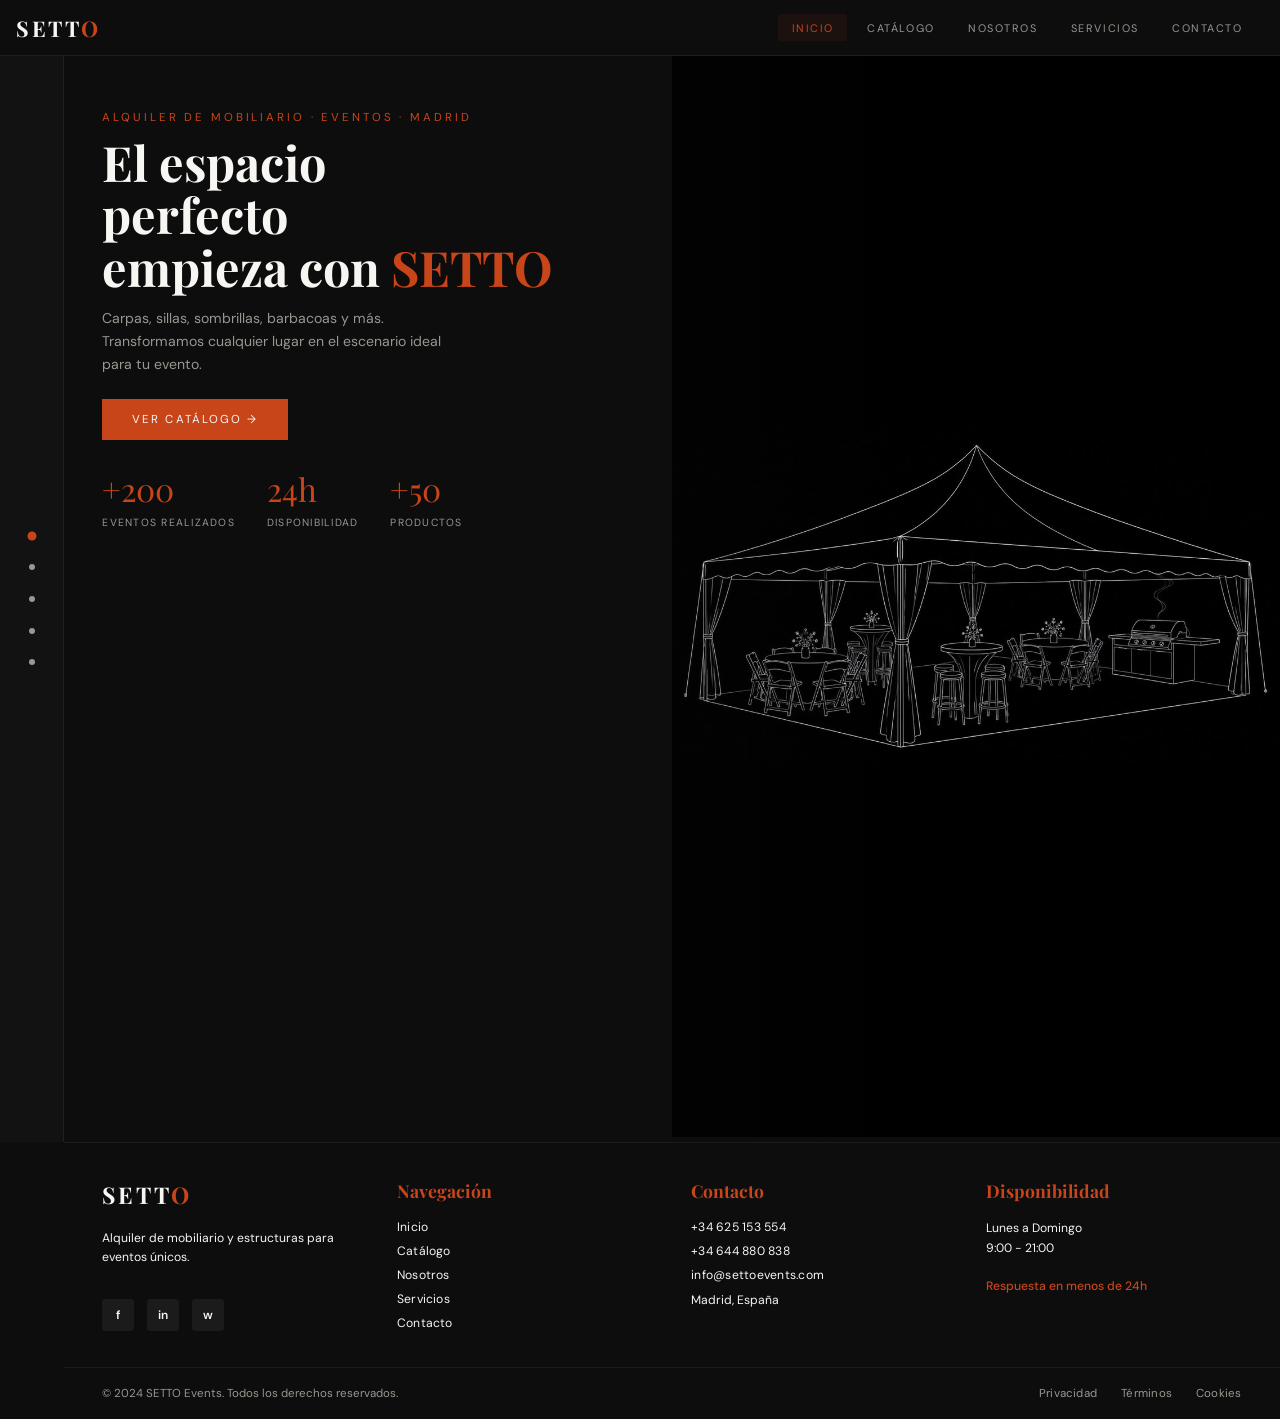
<file: index.html>
<!DOCTYPE html>
<html lang="es">
<head>
  <!-- Google Tag Manager -->
  <script>(function(w,d,s,l,i){w[l]=w[l]||[];w[l].push({'gtm.start':
  new Date().getTime(),event:'gtm.js'});var f=d.getElementsByTagName(s)[0],
  j=d.createElement(s),dl=l!='dataLayer'?'&l='+l:'';j.async=true;j.src=
  'https://www.googletagmanager.com/gtm.js?id='+i+dl;f.parentNode.insertBefore(j,f);
  })(window,document,'script','dataLayer','GTM-MFLM4R39');</script>

  <!-- Google tag (gtag.js) -->
  <script async src="https://www.googletagmanager.com/gtag/js?id=G-QWT3WPNW7Q"></script>
  <script>
    window.dataLayer = window.dataLayer || [];
    function gtag(){dataLayer.push(arguments);}
    gtag('js', new Date());

    gtag('config', 'G-QWT3WPNW7Q');
  </script>
  <!-- End Google Tag Manager -->

  <meta charset="UTF-8" />
  <meta name="viewport" content="width=device-width, initial-scale=1.0, maximum-scale=1.0" />
  <title>SETTO — Mobiliario para Eventos</title>
  <link rel="icon" type="image/png" href="images/logo.png">
  <link href="https://fonts.googleapis.com/css2?family=Playfair+Display:ital,wght@0,400;0,700;1,400&family=DM+Sans:wght@300;400;500&display=swap" rel="stylesheet" />
  <link rel="stylesheet" href="styles.css" />
</head>
<body>
  <!-- Google Tag Manager (noscript) -->
  <noscript><iframe src="https://www.googletagmanager.com/ns.html?id=GTM-MFLM4R39"
  height="0" width="0" style="display:none;visibility:hidden"></iframe></noscript>
  <!-- End Google Tag Manager (noscript) -->

  <div class="shell">
    <header class="topbar">
      <a class="logo" href="/">SETT<span>O</span></a>
      <nav class="topbar-right" aria-label="Navegación principal">
        <a class="tab active" href="/">Inicio</a>
        <a class="tab" href="catalogo.html">Catálogo</a>
        <a class="tab" href="quienes.html">Nosotros</a>
        <a class="tab" href="servicios.html">Servicios</a>
        <a class="tab" href="contacto.html">Contacto</a>
      </nav>
    </header>

    <aside class="sidebar" aria-label="Secciones del sitio">
      <a class="side-dot active" href="/" aria-label="Inicio"></a>
      <a class="side-dot" href="catalogo.html" aria-label="Catálogo"></a>
      <a class="side-dot" href="quienes.html" aria-label="Nosotros"></a>
      <a class="side-dot" href="servicios.html" aria-label="Servicios"></a>
      <a class="side-dot" href="contacto.html" aria-label="Contacto"></a>
    </aside>

    <main class="content">
      <section class="panel active" id="p-inicio">
        <div class="inicio-left">
          <p class="inicio-tag">Alquiler de Mobiliario · Eventos · Madrid</p>
          <h1 class="inicio-title">El espacio<br />perfecto<br />empieza con <em>SETTO</em></h1>
          <p class="inicio-desc">Carpas, sillas, sombrillas, barbacoas y más. Transformamos cualquier lugar en el escenario ideal para tu evento.</p>
          <a class="btn" href="catalogo.html">Ver catálogo →</a>
          <div class="inicio-stats">
            <div class="stat-item">
              <span class="stat-num">+200</span>
              <span class="stat-lbl">Eventos realizados</span>
            </div>
            <div class="stat-item">
              <span class="stat-num">24h</span>
              <span class="stat-lbl">Disponibilidad</span>
            </div>
            <div class="stat-item">
              <span class="stat-num">+50</span>
              <span class="stat-lbl">Productos</span>
            </div>
          </div>
        </div>
        <div class="inicio-right">
          <!-- <img src="https://lh3.googleusercontent.com/d/1FYIi6X37Gi3Uoi7_9sKnmlRNh_rborIX" alt="Evento SETTO" /> -->
          <img src="images/setto_fondo.jpeg" alt="Evento SETTO" />
        </div>
      </section>
    </main>
  </div>

  <footer>
    <div class="footer-content">
      <div class="footer-section footer-brand">
        <div class="footer-logo">SETT<span>O</span></div>
        <p class="footer-tagline">Alquiler de mobiliario y estructuras para eventos únicos.</p>
        <div class="footer-social">
          <a href="https://www.instagram.com/settoevents" aria-label="Instagram" title="Instagram">f</a>
          <a href="https://www.linkedin.com/company/setto-events" aria-label="LinkedIn" title="LinkedIn">in</a>
          <a href="https://wa.me/34625153554" aria-label="WhatsApp" title="WhatsApp">w</a>
        </div>
      </div>

      <div class="footer-section">
        <h3>Navegación</h3>
        <ul>
          <li><a href="/">Inicio</a></li>
          <li><a href="catalogo.html">Catálogo</a></li>
          <li><a href="quienes.html">Nosotros</a></li>
          <li><a href="servicios.html">Servicios</a></li>
          <li><a href="contacto.html">Contacto</a></li>
        </ul>
      </div>

      <div class="footer-section">
        <h3>Contacto</h3>
        <ul>
          <li><a href="tel:+34625153554">+34 625 153 554</a></li>
          <li><a href="tel:+34644880838">+34 644 880 838</a></li>
          <li><a href="mailto:info@settoevents.com">info@settoevents.com</a></li>
          <li><p>Madrid, España</p></li>
        </ul>
      </div>

      <div class="footer-section">
        <h3>Disponibilidad</h3>
        <p>Lunes a Domingo<br>9:00 - 21:00</p>
        <p style="margin-top: 0.5rem; color: var(--terra); font-weight: 500;">Respuesta en menos de 24h</p>
      </div>
    </div>

    <div class="footer-bottom">
      <p>&copy; 2024 SETTO Events. Todos los derechos reservados.</p>
      <nav style="display: flex; gap: 1.5rem;">
        <a href="legal.html#privacidad">Privacidad</a>
        <a href="legal.html#terminos">Términos</a>
        <a href="legal.html#cookies">Cookies</a>
      </nav>
    </div>
  </footer>
</body>
</html>
</file>
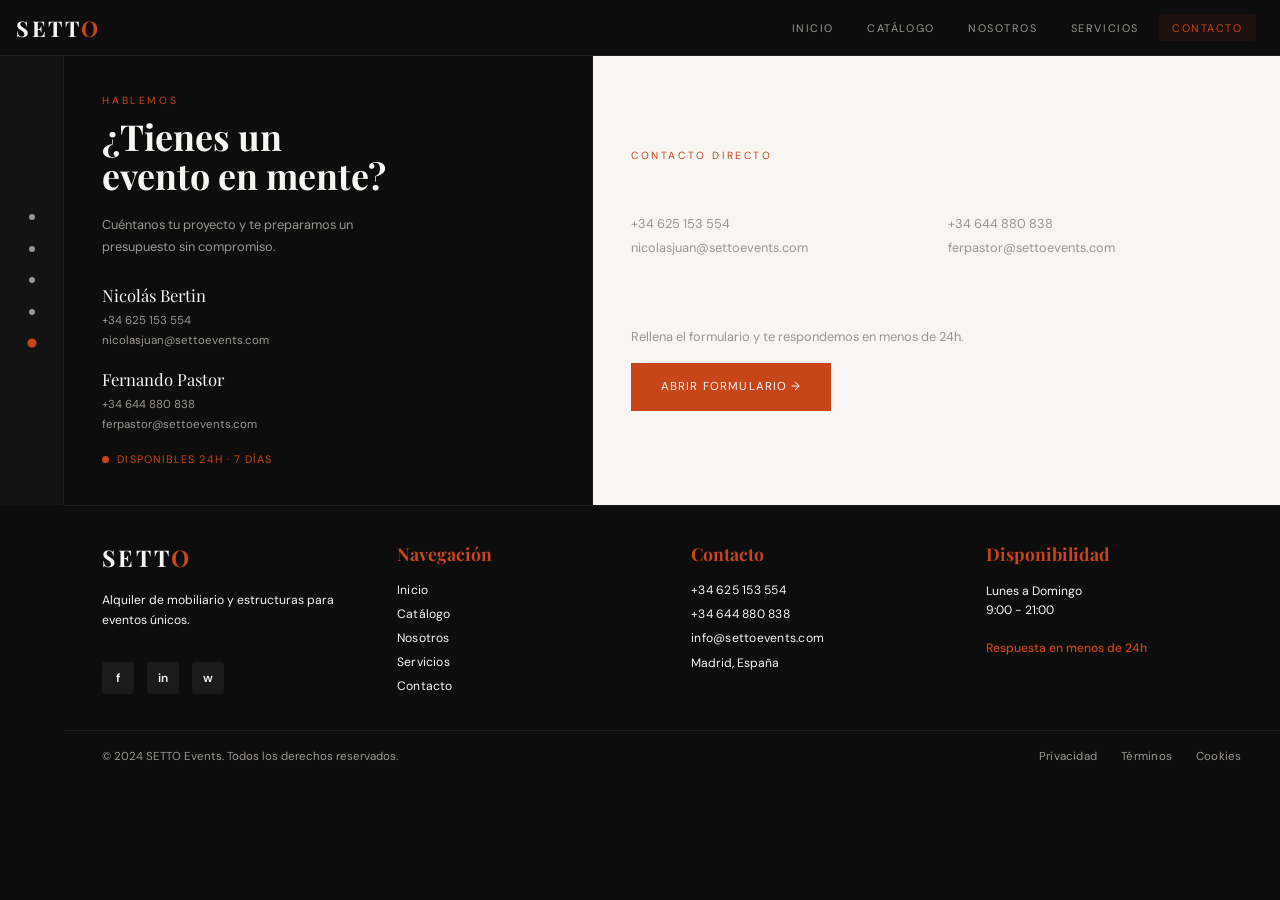
<file: contacto.html>
<!DOCTYPE html>
<html lang="es">
<head>
  <!-- Google Tag Manager -->
  <script>(function(w,d,s,l,i){w[l]=w[l]||[];w[l].push({'gtm.start':
  new Date().getTime(),event:'gtm.js'});var f=d.getElementsByTagName(s)[0],
  j=d.createElement(s),dl=l!='dataLayer'?'&l='+l:'';j.async=true;j.src=
  'https://www.googletagmanager.com/gtm.js?id='+i+dl;f.parentNode.insertBefore(j,f);
  })(window,document,'script','dataLayer','GTM-MFLM4R39');</script>
  <!-- End Google Tag Manager -->
  
  <!-- Google tag (gtag.js) -->
  <script async src="https://www.googletagmanager.com/gtag/js?id=G-QWT3WPNW7Q"></script>
  <script>
    window.dataLayer = window.dataLayer || [];
    function gtag(){dataLayer.push(arguments);}
    gtag('js', new Date());

    gtag('config', 'G-QWT3WPNW7Q');
  </script>

  <meta charset="UTF-8" />
  <meta name="viewport" content="width=device-width, initial-scale=1.0, maximum-scale=1.0" />
  <title>SETTO — Contacto</title>
  <link rel="icon" type="image/png" href="images/logo.png">
  <link href="https://fonts.googleapis.com/css2?family=Playfair+Display:ital,wght@0,400;0,700;1,400&family=DM+Sans:wght@300;400;500&display=swap" rel="stylesheet" />
  <link rel="stylesheet" href="styles.css" />
</head>
<body>
  <!-- Google Tag Manager (noscript) -->
  <noscript><iframe src="https://www.googletagmanager.com/ns.html?id=GTM-MFLM4R39"
  height="0" width="0" style="display:none;visibility:hidden"></iframe></noscript>
  <!-- End Google Tag Manager (noscript) -->
  <div class="shell">
    <header class="topbar">
      <a class="logo" href="index.html">SETT<span>O</span></a>
      <nav class="topbar-right" aria-label="Navegación principal">
        <a class="tab" href="index.html">Inicio</a>
        <a class="tab" href="catalogo.html">Catálogo</a>
        <a class="tab" href="quienes.html">Nosotros</a>
        <a class="tab" href="servicios.html">Servicios</a>
        <a class="tab active" href="contacto.html">Contacto</a>
      </nav>
    </header>

    <aside class="sidebar" aria-label="Secciones del sitio">
      <a class="side-dot" href="index.html" aria-label="Inicio"></a>
      <a class="side-dot" href="catalogo.html" aria-label="Catálogo"></a>
      <a class="side-dot" href="quienes.html" aria-label="Nosotros"></a>
      <a class="side-dot" href="servicios.html" aria-label="Servicios"></a>
      <a class="side-dot active" href="contacto.html" aria-label="Contacto"></a>
    </aside>

    <main class="content">
      <section class="panel active" id="p-contacto">
        <div class="cnt-layout">
          <div class="cnt-left">
            <p class="cnt-label">Hablemos</p>
            <h1 class="cnt-title">¿Tienes un<br />evento en mente?</h1>
            <p class="cnt-tagline">Cuéntanos tu proyecto y te preparamos un presupuesto sin compromiso.</p>
            <div class="cnt-persons">
              <div class="cnt-person">
                <p class="cnt-person-name">Nicolás Bertin</p>
                <p class="cnt-detail">
                  <a href="tel:+34625153554">+34 625 153 554</a><br />
                  <a href="mailto:nicolasjuan@settoevents.com">nicolasjuan@settoevents.com</a>
                </p>
              </div>
              <div class="cnt-person">
                <p class="cnt-person-name">Fernando Pastor</p>
                <p class="cnt-detail">
                  <a href="tel:+34644880838">+34 644 880 838</a><br />
                  <a href="mailto:ferpastor@settoevents.com">ferpastor@settoevents.com</a>
                </p>
              </div>
            </div>
            <div class="cnt-avail">Disponibles 24h · 7 días</div>
          </div>

          <div class="cnt-right">
            <div>
              <p class="cnt-label" style="margin-bottom: 1.2rem;">Contacto directo</p>
              <div class="contact-direct">
                <div>
                  <p class="contact-name">Nicolás Bertin</p>
                  <a class="contact-link" href="tel:+34625153554">+34 625 153 554</a>
                  <a class="contact-link" href="mailto:nicolasjuan@settoevents.com">nicolasjuan@settoevents.com</a>
                </div>
                <div>
                  <p class="contact-name">Fernando Pastor</p>
                  <a class="contact-link" href="tel:+34644880838">+34 644 880 838</a>
                  <a class="contact-link" href="mailto:ferpastor@settoevents.com">ferpastor@settoevents.com</a>
                </div>
              </div>
            </div>

            <div class="contact-divider"></div>

            <div class="contact-form-cta">
              <p class="form-subtitle">Solicita tu presupuesto</p>
              <p class="form-helper">Rellena el formulario y te respondemos en menos de 24h.</p>
              <a class="page-link" href="https://docs.google.com/forms/d/e/1FAIpQLSdVXD2FhQzzlwln0GhbjWjKVPu14T8mZ6KsWLduafFQiCuQ-w/viewform?usp=publish-editor" target="_blank" rel="noopener">Abrir formulario →</a>
            </div>
          </div>
        </div>
      </section>
    </main>
  </div>

  <footer>
    <div class="footer-content">
      <div class="footer-section footer-brand">
        <div class="footer-logo">SETT<span>O</span></div>
        <p class="footer-tagline">Alquiler de mobiliario y estructuras para eventos únicos.</p>
        <div class="footer-social">
          <a href="#" aria-label="Instagram" title="Instagram">f</a>
          <a href="#" aria-label="LinkedIn" title="LinkedIn">in</a>
          <a href="#" aria-label="WhatsApp" title="WhatsApp">w</a>
        </div>
      </div>

      <div class="footer-section">
        <h3>Navegación</h3>
        <ul>
          <li><a href="index.html">Inicio</a></li>
          <li><a href="catalogo.html">Catálogo</a></li>
          <li><a href="quienes.html">Nosotros</a></li>
          <li><a href="servicios.html">Servicios</a></li>
          <li><a href="contacto.html">Contacto</a></li>
        </ul>
      </div>

      <div class="footer-section">
        <h3>Contacto</h3>
        <ul>
          <li><a href="tel:+34625153554">+34 625 153 554</a></li>
          <li><a href="tel:+34644880838">+34 644 880 838</a></li>
          <li><a href="mailto:info@settoevents.com">info@settoevents.com</a></li>
          <li><p>Madrid, España</p></li>
        </ul>
      </div>

      <div class="footer-section">
        <h3>Disponibilidad</h3>
        <p>Lunes a Domingo<br>9:00 - 21:00</p>
        <p style="margin-top: 0.5rem; color: var(--terra); font-weight: 500;">Respuesta en menos de 24h</p>
      </div>
    </div>

    <div class="footer-bottom">
      <p>&copy; 2024 SETTO Events. Todos los derechos reservados.</p>
      <nav style="display: flex; gap: 1.5rem;">
        <a href="legal.html#privacidad">Privacidad</a>
        <a href="legal.html#terminos">Términos</a>
        <a href="legal.html#cookies">Cookies</a>
      </nav>
    </div>
  </footer>
</body>
</html>
</file>
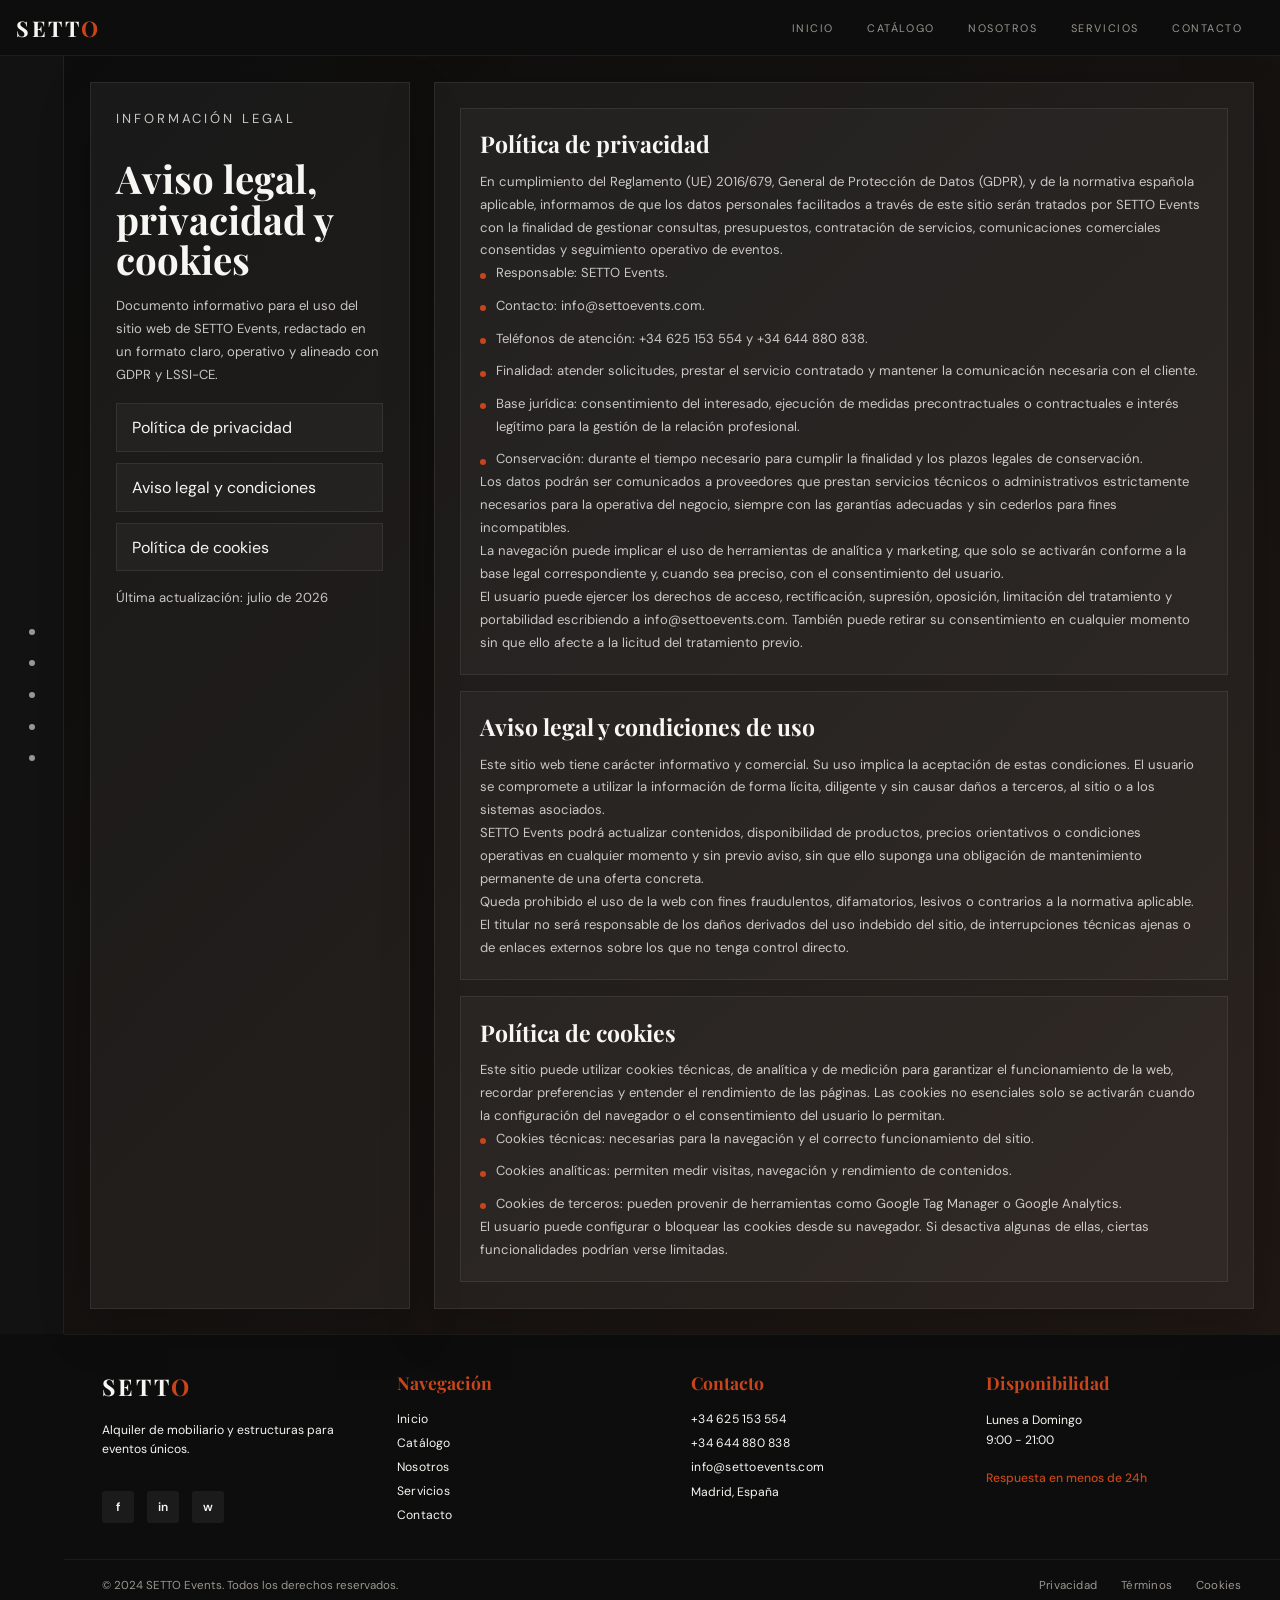
<file: legal.html>
<!DOCTYPE html>
<html lang="es">
<head>
  <!-- Google Tag Manager -->
  <script>(function(w,d,s,l,i){w[l]=w[l]||[];w[l].push({'gtm.start':
  new Date().getTime(),event:'gtm.js'});var f=d.getElementsByTagName(s)[0],
  j=d.createElement(s),dl=l!='dataLayer'?'&l='+l:'';j.async=true;j.src=
  'https://www.googletagmanager.com/gtm.js?id='+i+dl;f.parentNode.insertBefore(j,f);
  })(window,document,'script','dataLayer','GTM-MFLM4R39');</script>
  <!-- End Google Tag Manager -->

  <!-- Google tag (gtag.js) -->
  <script async src="https://www.googletagmanager.com/gtag/js?id=G-QWT3WPNW7Q"></script>
  <script>
    window.dataLayer = window.dataLayer || [];
    function gtag(){dataLayer.push(arguments);}
    gtag('js', new Date());
    gtag('config', 'G-QWT3WPNW7Q');
  </script>

  <meta charset="UTF-8" />
  <meta name="viewport" content="width=device-width, initial-scale=1.0, maximum-scale=1.0" />
  <title>SETTO — Aviso legal y privacidad</title>
  <link href="https://fonts.googleapis.com/css2?family=Playfair+Display:ital,wght@0,400;0,700;1,400&family=DM+Sans:wght@300;400;500&display=swap" rel="stylesheet" />
  <link rel="stylesheet" href="styles.css" />
  <link rel="icon" type="image/png" href="images/logo.png">
</head>
<body>
  <!-- Google Tag Manager (noscript) -->
  <noscript><iframe src="https://www.googletagmanager.com/ns.html?id=GTM-MFLM4R39"
  height="0" width="0" style="display:none;visibility:hidden"></iframe></noscript>
  <!-- End Google Tag Manager (noscript) -->
  <div class="shell">
    <header class="topbar">
      <a class="logo" href="index.html">SETT<span>O</span></a>
      <nav class="topbar-right" aria-label="Navegación principal">
        <a class="tab" href="index.html">Inicio</a>
        <a class="tab" href="catalogo.html">Catálogo</a>
        <a class="tab" href="quienes.html">Nosotros</a>
        <a class="tab" href="servicios.html">Servicios</a>
        <a class="tab" href="contacto.html">Contacto</a>
      </nav>
    </header>

    <aside class="sidebar" aria-label="Secciones del sitio">
      <a class="side-dot" href="index.html" aria-label="Inicio"></a>
      <a class="side-dot" href="catalogo.html" aria-label="Catálogo"></a>
      <a class="side-dot" href="quienes.html" aria-label="Nosotros"></a>
      <a class="side-dot" href="servicios.html" aria-label="Servicios"></a>
      <a class="side-dot" href="contacto.html" aria-label="Contacto"></a>
    </aside>

    <main class="content">
      <section class="legal-page">
        <aside class="legal-aside">
          <p class="product-kicker">Información legal</p>
          <h1>Aviso legal, privacidad y cookies</h1>
          <p>Documento informativo para el uso del sitio web de SETTO Events, redactado en un formato claro, operativo y alineado con GDPR y LSSI-CE.</p>
          <nav class="legal-toc" aria-label="Índice legal">
            <a href="#privacidad">Política de privacidad</a>
            <a href="#terminos">Aviso legal y condiciones</a>
            <a href="#cookies">Política de cookies</a>
          </nav>
          <p class="legal-note">Última actualización: julio de 2026</p>
        </aside>

        <div class="legal-content">
          <article class="legal-section" id="privacidad">
            <h2>Política de privacidad</h2>
            <p>En cumplimiento del Reglamento (UE) 2016/679, General de Protección de Datos (GDPR), y de la normativa española aplicable, informamos de que los datos personales facilitados a través de este sitio serán tratados por SETTO Events con la finalidad de gestionar consultas, presupuestos, contratación de servicios, comunicaciones comerciales consentidas y seguimiento operativo de eventos.</p>
            <ul class="legal-list">
              <li>Responsable: SETTO Events.</li>
              <li>Contacto: info@settoevents.com.</li>
              <li>Teléfonos de atención: +34 625 153 554 y +34 644 880 838.</li>
              <li>Finalidad: atender solicitudes, prestar el servicio contratado y mantener la comunicación necesaria con el cliente.</li>
              <li>Base jurídica: consentimiento del interesado, ejecución de medidas precontractuales o contractuales e interés legítimo para la gestión de la relación profesional.</li>
              <li>Conservación: durante el tiempo necesario para cumplir la finalidad y los plazos legales de conservación.</li>
            </ul>
            <p>Los datos podrán ser comunicados a proveedores que prestan servicios técnicos o administrativos estrictamente necesarios para la operativa del negocio, siempre con las garantías adecuadas y sin cederlos para fines incompatibles.</p>
            <p>La navegación puede implicar el uso de herramientas de analítica y marketing, que solo se activarán conforme a la base legal correspondiente y, cuando sea preciso, con el consentimiento del usuario.</p>
            <p>El usuario puede ejercer los derechos de acceso, rectificación, supresión, oposición, limitación del tratamiento y portabilidad escribiendo a info@settoevents.com. También puede retirar su consentimiento en cualquier momento sin que ello afecte a la licitud del tratamiento previo.</p>
          </article>

          <article class="legal-section" id="terminos">
            <h2>Aviso legal y condiciones de uso</h2>
            <p>Este sitio web tiene carácter informativo y comercial. Su uso implica la aceptación de estas condiciones. El usuario se compromete a utilizar la información de forma lícita, diligente y sin causar daños a terceros, al sitio o a los sistemas asociados.</p>
            <p>SETTO Events podrá actualizar contenidos, disponibilidad de productos, precios orientativos o condiciones operativas en cualquier momento y sin previo aviso, sin que ello suponga una obligación de mantenimiento permanente de una oferta concreta.</p>
            <p>Queda prohibido el uso de la web con fines fraudulentos, difamatorios, lesivos o contrarios a la normativa aplicable. El titular no será responsable de los daños derivados del uso indebido del sitio, de interrupciones técnicas ajenas o de enlaces externos sobre los que no tenga control directo.</p>
          </article>

          <article class="legal-section" id="cookies">
            <h2>Política de cookies</h2>
            <p>Este sitio puede utilizar cookies técnicas, de analítica y de medición para garantizar el funcionamiento de la web, recordar preferencias y entender el rendimiento de las páginas. Las cookies no esenciales solo se activarán cuando la configuración del navegador o el consentimiento del usuario lo permitan.</p>
            <ul class="legal-list">
              <li>Cookies técnicas: necesarias para la navegación y el correcto funcionamiento del sitio.</li>
              <li>Cookies analíticas: permiten medir visitas, navegación y rendimiento de contenidos.</li>
              <li>Cookies de terceros: pueden provenir de herramientas como Google Tag Manager o Google Analytics.</li>
            </ul>
            <p>El usuario puede configurar o bloquear las cookies desde su navegador. Si desactiva algunas de ellas, ciertas funcionalidades podrían verse limitadas.</p>
          </article>
        </div>
      </section>
    </main>
  </div>

  <footer>
    <div class="footer-content">
      <div class="footer-section footer-brand">
        <div class="footer-logo">SETT<span>O</span></div>
        <p class="footer-tagline">Alquiler de mobiliario y estructuras para eventos únicos.</p>
        <div class="footer-social">
          <a href="#" aria-label="Instagram" title="Instagram">f</a>
          <a href="#" aria-label="LinkedIn" title="LinkedIn">in</a>
          <a href="#" aria-label="WhatsApp" title="WhatsApp">w</a>
        </div>
      </div>

      <div class="footer-section">
        <h3>Navegación</h3>
        <ul>
          <li><a href="index.html">Inicio</a></li>
          <li><a href="catalogo.html">Catálogo</a></li>
          <li><a href="quienes.html">Nosotros</a></li>
          <li><a href="servicios.html">Servicios</a></li>
          <li><a href="contacto.html">Contacto</a></li>
        </ul>
      </div>

      <div class="footer-section">
        <h3>Contacto</h3>
        <ul>
          <li><a href="tel:+34625153554">+34 625 153 554</a></li>
          <li><a href="tel:+34644880838">+34 644 880 838</a></li>
          <li><a href="mailto:info@settoevents.com">info@settoevents.com</a></li>
          <li><p>Madrid, España</p></li>
        </ul>
      </div>

      <div class="footer-section">
        <h3>Disponibilidad</h3>
        <p>Lunes a Domingo<br>9:00 - 21:00</p>
        <p style="margin-top: 0.5rem; color: var(--terra); font-weight: 500;">Respuesta en menos de 24h</p>
      </div>
    </div>

    <div class="footer-bottom">
      <p>&copy; 2024 SETTO Events. Todos los derechos reservados.</p>
      <nav style="display: flex; gap: 1.5rem;">
        <a href="legal.html#privacidad">Privacidad</a>
        <a href="legal.html#terminos">Términos</a>
        <a href="legal.html#cookies">Cookies</a>
      </nav>
    </div>
  </footer>
</body>
</html>
</file>
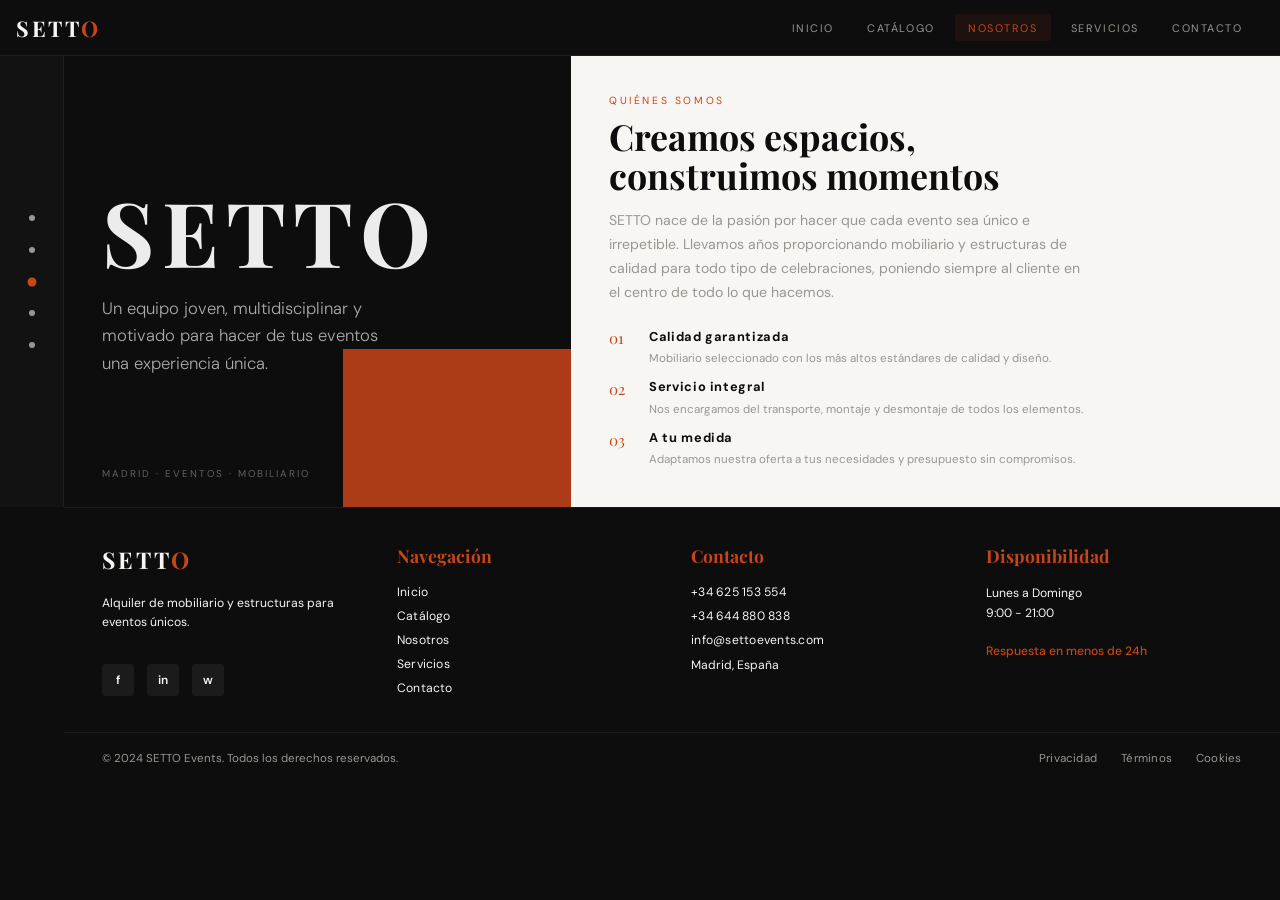
<file: quienes.html>
<!DOCTYPE html>
<html lang="es">
<head>
  <!-- Google Tag Manager -->
  <script>(function(w,d,s,l,i){w[l]=w[l]||[];w[l].push({'gtm.start':
  new Date().getTime(),event:'gtm.js'});var f=d.getElementsByTagName(s)[0],
  j=d.createElement(s),dl=l!='dataLayer'?'&l='+l:'';j.async=true;j.src=
  'https://www.googletagmanager.com/gtm.js?id='+i+dl;f.parentNode.insertBefore(j,f);
  })(window,document,'script','dataLayer','GTM-MFLM4R39');</script>
<!-- End Google Tag Manager -->

  <!-- Google tag (gtag.js) -->
  <script async src="https://www.googletagmanager.com/gtag/js?id=G-QWT3WPNW7Q"></script>
  <script>
    window.dataLayer = window.dataLayer || [];
    function gtag(){dataLayer.push(arguments);}
    gtag('js', new Date());

    gtag('config', 'G-QWT3WPNW7Q');
</script>
  <meta charset="UTF-8" />
  <meta name="viewport" content="width=device-width, initial-scale=1.0, maximum-scale=1.0" />
  <title>SETTO — Nosotros</title>
  <link href="https://fonts.googleapis.com/css2?family=Playfair+Display:ital,wght@0,400;0,700;1,400&family=DM+Sans:wght@300;400;500&display=swap" rel="stylesheet" />
  <link rel="stylesheet" href="styles.css" />
  <link rel="icon" type="image/png" href="images/logo.png">
</head>
<body>
  <!-- Google Tag Manager (noscript) -->
  <noscript><iframe src="https://www.googletagmanager.com/ns.html?id=GTM-MFLM4R39"
  height="0" width="0" style="display:none;visibility:hidden"></iframe></noscript>
  <!-- End Google Tag Manager (noscript) -->
  <div class="shell">
    <header class="topbar">
      <a class="logo" href="index.html">SETT<span>O</span></a>
      <nav class="topbar-right" aria-label="Navegación principal">
        <a class="tab" href="index.html">Inicio</a>
        <a class="tab" href="catalogo.html">Catálogo</a>
        <a class="tab active" href="quienes.html">Nosotros</a>
        <a class="tab" href="servicios.html">Servicios</a>
        <a class="tab" href="contacto.html">Contacto</a>
      </nav>
    </header>

    <aside class="sidebar" aria-label="Secciones del sitio">
      <a class="side-dot" href="index.html" aria-label="Inicio"></a>
      <a class="side-dot" href="catalogo.html" aria-label="Catálogo"></a>
      <a class="side-dot active" href="quienes.html" aria-label="Nosotros"></a>
      <a class="side-dot" href="servicios.html" aria-label="Servicios"></a>
      <a class="side-dot" href="contacto.html" aria-label="Contacto"></a>
    </aside>

    <main class="content">
      <section class="panel active" id="p-quienes">
        <div class="q-layout">
          <div class="q-visual">
            <span class="q-visual-word">SETTO</span>
            <span class="q-visual-tagline">Un equipo joven, multidisciplinar y motivado para hacer de tus eventos una experiencia única.</span>
            <span class="q-visual-label">Madrid · Eventos · Mobiliario</span>
          </div>
          <div class="q-content">
            <p class="q-label">Quiénes somos</p>
            <h1 class="q-title">Creamos espacios,<br />construimos momentos</h1>
            <p class="q-body">SETTO nace de la pasión por hacer que cada evento sea único e irrepetible. Llevamos años proporcionando mobiliario y estructuras de calidad para todo tipo de celebraciones, poniendo siempre al cliente en el centro de todo lo que hacemos.</p>
            <div class="q-values">
              <div class="q-val">
                <span class="q-val-num">01</span>
                <div class="q-val-text">
                  <strong>Calidad garantizada</strong>
                  <span>Mobiliario seleccionado con los más altos estándares de calidad y diseño.</span>
                </div>
              </div>
              <div class="q-val">
                <span class="q-val-num">02</span>
                <div class="q-val-text">
                  <strong>Servicio integral</strong>
                  <span>Nos encargamos del transporte, montaje y desmontaje de todos los elementos.</span>
                </div>
              </div>
              <div class="q-val">
                <span class="q-val-num">03</span>
                <div class="q-val-text">
                  <strong>A tu medida</strong>
                  <span>Adaptamos nuestra oferta a tus necesidades y presupuesto sin compromisos.</span>
                </div>
              </div>
            </div>
          </div>
        </div>
      </section>
    </main>
  </div>

  <footer>
    <div class="footer-content">
      <div class="footer-section footer-brand">
        <div class="footer-logo">SETT<span>O</span></div>
        <p class="footer-tagline">Alquiler de mobiliario y estructuras para eventos únicos.</p>
        <div class="footer-social">
          <a href="#" aria-label="Instagram" title="Instagram">f</a>
          <a href="#" aria-label="LinkedIn" title="LinkedIn">in</a>
          <a href="#" aria-label="WhatsApp" title="WhatsApp">w</a>
        </div>
      </div>

      <div class="footer-section">
        <h3>Navegación</h3>
        <ul>
          <li><a href="index.html">Inicio</a></li>
          <li><a href="catalogo.html">Catálogo</a></li>
          <li><a href="quienes.html">Nosotros</a></li>
          <li><a href="servicios.html">Servicios</a></li>
          <li><a href="contacto.html">Contacto</a></li>
        </ul>
      </div>

      <div class="footer-section">
        <h3>Contacto</h3>
        <ul>
          <li><a href="tel:+34625153554">+34 625 153 554</a></li>
          <li><a href="tel:+34644880838">+34 644 880 838</a></li>
          <li><a href="mailto:info@settoevents.com">info@settoevents.com</a></li>
          <li><p>Madrid, España</p></li>
        </ul>
      </div>

      <div class="footer-section">
        <h3>Disponibilidad</h3>
        <p>Lunes a Domingo<br>9:00 - 21:00</p>
        <p style="margin-top: 0.5rem; color: var(--terra); font-weight: 500;">Respuesta en menos de 24h</p>
      </div>
    </div>

    <div class="footer-bottom">
      <p>&copy; 2024 SETTO Events. Todos los derechos reservados.</p>
      <nav style="display: flex; gap: 1.5rem;">
        <a href="legal.html#privacidad">Privacidad</a>
        <a href="legal.html#terminos">Términos</a>
        <a href="legal.html#cookies">Cookies</a>
      </nav>
    </div>
  </footer>
</body>
</html>
</file>
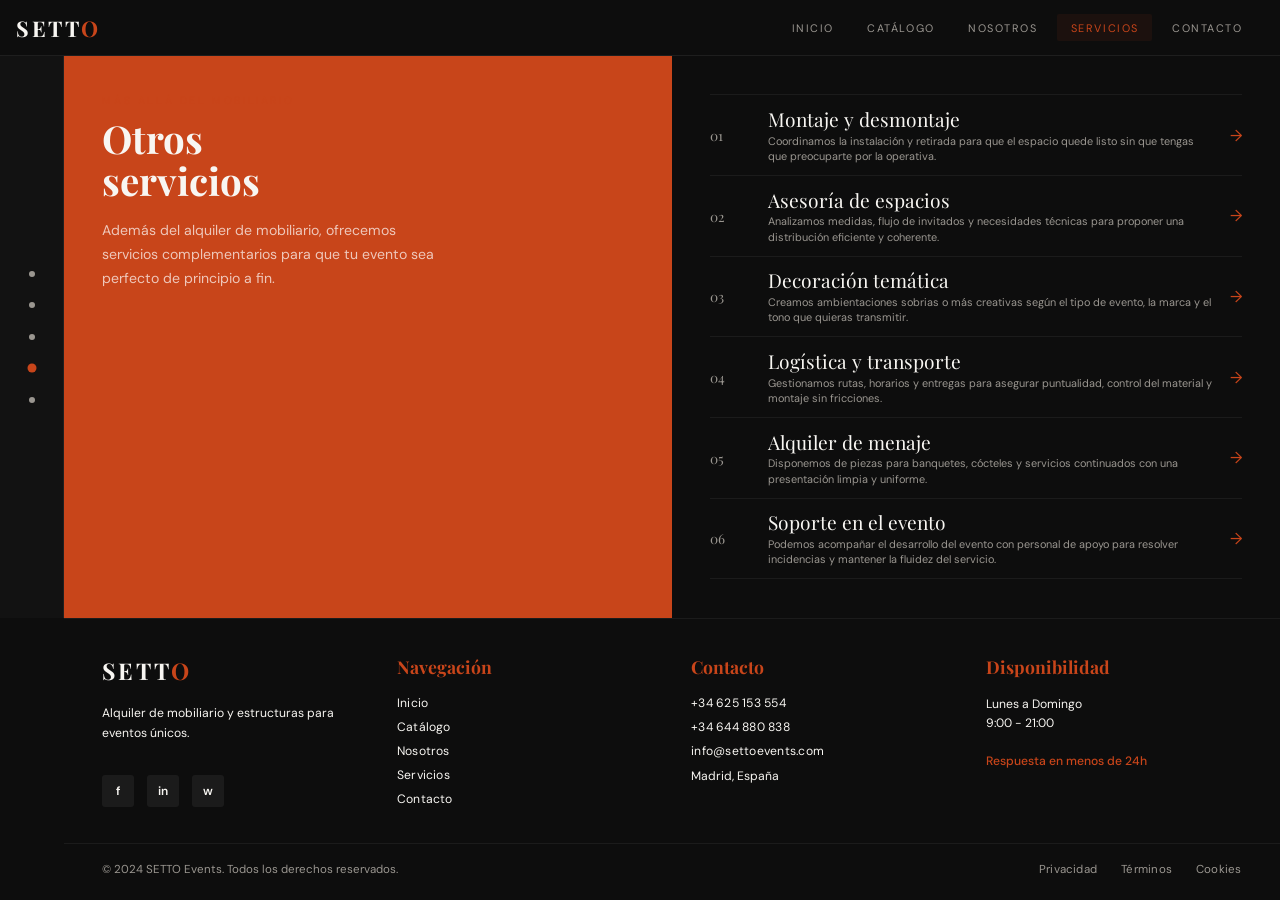
<file: servicios.html>
<!DOCTYPE html>
<html lang="es">
<head>
  <!-- Google Tag Manager -->
  <script>(function(w,d,s,l,i){w[l]=w[l]||[];w[l].push({'gtm.start':
  new Date().getTime(),event:'gtm.js'});var f=d.getElementsByTagName(s)[0],
  j=d.createElement(s),dl=l!='dataLayer'?'&l='+l:'';j.async=true;j.src=
  'https://www.googletagmanager.com/gtm.js?id='+i+dl;f.parentNode.insertBefore(j,f);
  })(window,document,'script','dataLayer','GTM-MFLM4R39');</script>
  <!-- End Google Tag Manager -->

  <!-- Google tag (gtag.js) -->
  <script async src="https://www.googletagmanager.com/gtag/js?id=G-QWT3WPNW7Q"></script>
  <script>
    window.dataLayer = window.dataLayer || [];
    function gtag(){dataLayer.push(arguments);}
    gtag('js', new Date());

    gtag('config', 'G-QWT3WPNW7Q');
  </script>


  <meta charset="UTF-8" />
  <meta name="viewport" content="width=device-width, initial-scale=1.0, maximum-scale=1.0" />
  <title>SETTO — Servicios</title>
  <link href="https://fonts.googleapis.com/css2?family=Playfair+Display:ital,wght@0,400;0,700;1,400&family=DM+Sans:wght@300;400;500&display=swap" rel="stylesheet" />
  <link rel="stylesheet" href="styles.css" />
  <link rel="icon" type="image/png" href="images/logo.png">
</head>
<body>
  <!-- Google Tag Manager (noscript) -->
  <noscript><iframe src="https://www.googletagmanager.com/ns.html?id=GTM-MFLM4R39"
  height="0" width="0" style="display:none;visibility:hidden"></iframe></noscript>
  <!-- End Google Tag Manager (noscript) -->
  <div class="shell">
    <header class="topbar">
      <a class="logo" href="index.html">SETT<span>O</span></a>
      <nav class="topbar-right" aria-label="Navegación principal">
        <a class="tab" href="index.html">Inicio</a>
        <a class="tab" href="catalogo.html">Catálogo</a>
        <a class="tab" href="quienes.html">Nosotros</a>
        <a class="tab active" href="servicios.html">Servicios</a>
        <a class="tab" href="contacto.html">Contacto</a>
      </nav>
    </header>

    <aside class="sidebar" aria-label="Secciones del sitio">
      <a class="side-dot" href="index.html" aria-label="Inicio"></a>
      <a class="side-dot" href="catalogo.html" aria-label="Catálogo"></a>
      <a class="side-dot" href="quienes.html" aria-label="Nosotros"></a>
      <a class="side-dot active" href="servicios.html" aria-label="Servicios"></a>
      <a class="side-dot" href="contacto.html" aria-label="Contacto"></a>
    </aside>

    <main class="content">
      <section class="panel active" id="p-servicios">
        <div class="srv-layout">
          <div class="srv-left">
            <p class="srv-left-label">Más allá del mobiliario</p>
            <h1 class="srv-left-title">Otros<br />servicios</h1>
            <p class="srv-left-body">Además del alquiler de mobiliario, ofrecemos servicios complementarios para que tu evento sea perfecto de principio a fin.</p>
          </div>
          <div class="srv-right">
            <div class="srv-row">
              <span class="srv-num">01</span>
              <div>
                <div class="srv-name">Montaje y desmontaje</div>
                <div class="srv-desc">Coordinamos la instalación y retirada para que el espacio quede listo sin que tengas que preocuparte por la operativa.</div>
              </div>
              <span class="srv-arr">→</span>
            </div>
            <div class="srv-row">
              <span class="srv-num">02</span>
              <div>
                <div class="srv-name">Asesoría de espacios</div>
                <div class="srv-desc">Analizamos medidas, flujo de invitados y necesidades técnicas para proponer una distribución eficiente y coherente.</div>
              </div>
              <span class="srv-arr">→</span>
            </div>
            <div class="srv-row">
              <span class="srv-num">03</span>
              <div>
                <div class="srv-name">Decoración temática</div>
                <div class="srv-desc">Creamos ambientaciones sobrias o más creativas según el tipo de evento, la marca y el tono que quieras transmitir.</div>
              </div>
              <span class="srv-arr">→</span>
            </div>
            <div class="srv-row">
              <span class="srv-num">04</span>
              <div>
                <div class="srv-name">Logística y transporte</div>
                <div class="srv-desc">Gestionamos rutas, horarios y entregas para asegurar puntualidad, control del material y montaje sin fricciones.</div>
              </div>
              <span class="srv-arr">→</span>
            </div>
            <div class="srv-row">
              <span class="srv-num">05</span>
              <div>
                <div class="srv-name">Alquiler de menaje</div>
                <div class="srv-desc">Disponemos de piezas para banquetes, cócteles y servicios continuados con una presentación limpia y uniforme.</div>
              </div>
              <span class="srv-arr">→</span>
            </div>
            <div class="srv-row">
              <span class="srv-num">06</span>
              <div>
                <div class="srv-name">Soporte en el evento</div>
                <div class="srv-desc">Podemos acompañar el desarrollo del evento con personal de apoyo para resolver incidencias y mantener la fluidez del servicio.</div>
              </div>
              <span class="srv-arr">→</span>
            </div>
          </div>
        </div>
      </section>
    </main>
  </div>

  <footer>
    <div class="footer-content">
      <div class="footer-section footer-brand">
        <div class="footer-logo">SETT<span>O</span></div>
        <p class="footer-tagline">Alquiler de mobiliario y estructuras para eventos únicos.</p>
        <div class="footer-social">
          <a href="#" aria-label="Instagram" title="Instagram">f</a>
          <a href="#" aria-label="LinkedIn" title="LinkedIn">in</a>
          <a href="#" aria-label="WhatsApp" title="WhatsApp">w</a>
        </div>
      </div>

      <div class="footer-section">
        <h3>Navegación</h3>
        <ul>
          <li><a href="index.html">Inicio</a></li>
          <li><a href="catalogo.html">Catálogo</a></li>
          <li><a href="quienes.html">Nosotros</a></li>
          <li><a href="servicios.html">Servicios</a></li>
          <li><a href="contacto.html">Contacto</a></li>
        </ul>
      </div>

      <div class="footer-section">
        <h3>Contacto</h3>
        <ul>
          <li><a href="tel:+34625153554">+34 625 153 554</a></li>
          <li><a href="tel:+34644880838">+34 644 880 838</a></li>
          <li><a href="mailto:info@settoevents.com">info@settoevents.com</a></li>
          <li><p>Madrid, España</p></li>
        </ul>
      </div>

      <div class="footer-section">
        <h3>Disponibilidad</h3>
        <p>Lunes a Domingo<br>9:00 - 21:00</p>
        <p style="margin-top: 0.5rem; color: var(--terra); font-weight: 500;">Respuesta en menos de 24h</p>
      </div>
    </div>

    <div class="footer-bottom">
      <p>&copy; 2024 SETTO Events. Todos los derechos reservados.</p>
      <nav style="display: flex; gap: 1.5rem;">
        <a href="legal.html#privacidad">Privacidad</a>
        <a href="legal.html#terminos">Términos</a>
        <a href="legal.html#cookies">Cookies</a>
      </nav>
    </div>
  </footer>
</body>
</html>
</file>
<file: styles.css>
:root {
  --negro: #0D0D0D;
  --terra: #C8451A;
  --crema: #F8F6F2;
  --arena: #E8E0D5;
  --piedra: #9A9690;
  --fd: 'Playfair Display', serif;
  --fb: 'DM Sans', sans-serif;
}

*, *::before, *::after { margin: 0; padding: 0; box-sizing: border-box; }

html, body {
  width: 100%;
  min-height: 100%;
  overflow-y: auto;
  overflow-x: hidden;
  font-family: var(--fb);
  background: var(--negro);
  color: var(--crema);
}

a { color: inherit; }

.shell {
  display: grid;
  grid-template-columns: 64px 1fr;
  grid-template-rows: 56px auto;
  width: 100vw;
  min-height: auto;
}

.topbar {
  grid-column: 1 / -1;
  grid-row: 1;
  background: var(--negro);
  border-bottom: 1px solid rgba(255,255,255,0.07);
  display: flex;
  align-items: center;
  justify-content: space-between;
  padding: 0 1.5rem 0 1rem;
  z-index: 10;
}

.logo {
  font-family: var(--fd);
  font-size: 1.35rem;
  font-weight: 700;
  letter-spacing: 0.12em;
  color: var(--crema);
  text-decoration: none;
}

.logo span { color: var(--terra); }

.topbar-right {
  display: flex;
  align-items: center;
  gap: 0.4rem;
}

.tab {
  font-size: 0.68rem;
  letter-spacing: 0.14em;
  text-transform: uppercase;
  color: var(--piedra);
  background: none;
  border: none;
  cursor: pointer;
  padding: 0.4rem 0.85rem;
  border-radius: 2px;
  transition: color 0.2s, background 0.2s;
  font-family: var(--fb);
  text-decoration: none;
}

.tab:hover { color: var(--crema); }
.tab.active { color: var(--terra); background: rgba(200,69,26,0.08); }

.sidebar {
  grid-column: 1;
  grid-row: 2;
  background: rgba(255,255,255,0.02);
  border-right: 1px solid rgba(255,255,255,0.06);
  display: flex;
  flex-direction: column;
  align-items: center;
  justify-content: center;
  gap: 1.6rem;
  padding: 1rem 0;
}

.side-dot {
  width: 6px;
  height: 6px;
  border-radius: 50%;
  background: var(--piedra);
  cursor: pointer;
  transition: background 0.2s, transform 0.2s;
  display: block;
  text-decoration: none;
}

.side-dot.active { background: var(--terra); transform: scale(1.5); }
.side-dot:hover { background: var(--crema); }

.content {
  grid-column: 2;
  grid-row: 2;
  position: relative;
  overflow: visible;
  min-height: auto;
}

.panel {
  position: relative;
  min-height: auto;
  opacity: 1;
  pointer-events: auto;
}

.panel.active {
  opacity: 1;
  pointer-events: auto;
}

#p-inicio {
  display: grid;
  grid-template-columns: 1fr 1fr;
  height: auto;
}

.inicio-left {
  background: var(--negro);
  display: flex;
  flex-direction: column;
  justify-content: flex-start; /* <-- CAMBIA 'center' POR 'flex-start' */
  padding: clamp(3rem, 6vh, 6rem) clamp(1.5rem, 3vw, 3.5rem); /* <-- Añadimos más margen arriba (3rem a 6rem) para que no se pegue al menú superior */
  gap: 0;
}

.inicio-tag {
  font-size: clamp(0.6rem, 0.9vw, 0.72rem);
  letter-spacing: 0.25em;
  text-transform: uppercase;
  color: var(--terra);
  margin-bottom: clamp(0.6rem, 1.2vh, 1.2rem);
  animation: fadeUp 0.5s ease 0.1s both;
}

.inicio-title {
  font-family: var(--fd);
  font-size: clamp(1.8rem, 3.8vw, 4rem);
  line-height: 1.08;
  color: var(--crema);
  margin-bottom: clamp(0.6rem, 1.5vh, 1.5rem);
  animation: fadeUp 0.5s ease 0.2s both;
}

.inicio-title em { color: var(--terra); font-style: normal; }

.inicio-desc {
  color: var(--piedra);
  font-size: clamp(0.78rem, 1.1vw, 0.95rem);
  line-height: 1.65;
  max-width: 340px;
  margin-bottom: clamp(1rem, 2.5vh, 2rem);
  animation: fadeUp 0.5s ease 0.3s both;
}

.btn,
.form-submit,
.page-link {
  display: inline-block;
  background: var(--terra);
  color: var(--crema);
  font-size: 0.72rem;
  letter-spacing: 0.18em;
  text-transform: uppercase;
  padding: 0.75rem 1.8rem;
  border: 1px solid transparent;
  cursor: pointer;
  font-family: var(--fb);
  transition: background 0.2s, color 0.2s, border-color 0.2s;
  animation: fadeUp 0.5s ease 0.4s both;
  align-self: flex-start;
  text-decoration: none;
}

.btn:hover,
.form-submit:hover,
.page-link:hover {
  background: transparent;
  border-color: var(--terra);
  color: var(--terra);
}

.contact-form-cta .page-link {
  min-height: 48px;
  display: inline-flex;
  align-items: center;
  justify-content: center;
  text-align: center;
  line-height: 1.4;
  letter-spacing: 0.1em;
}

.contact-form-cta .page-link:focus-visible {
  outline: 2px solid var(--negro);
  outline-offset: 3px;
}

.inicio-stats {
  display: flex;
  gap: 2rem;
  margin-top: clamp(1.2rem, 3vh, 2.5rem);
  animation: fadeUp 0.5s ease 0.5s both;
}

.stat-num {
  font-family: var(--fd);
  font-size: clamp(1.4rem, 2.5vw, 2.2rem);
  color: var(--terra);
  display: block;
}

.stat-lbl {
  font-size: 0.65rem;
  letter-spacing: 0.12em;
  text-transform: uppercase;
  color: var(--piedra);
}

.inicio-right {
  position: relative;
  overflow: hidden;
}

.inicio-right img {
  width: 100%;
  height: auto;
  object-fit: cover;
  object-position: 40% 55%;
}

.inicio-right::after {
  content: '';
  position: absolute;
  inset: 0;
  background: linear-gradient(to right, rgba(13,13,13,0.18) 0%, transparent 40%);
}

#p-catalogo {
  display: grid;
  grid-template-rows: auto 1fr auto;
  min-height: auto;
  background: var(--crema);
  color: var(--negro);
  overflow-y: auto;
}

.cat-header {
  padding: clamp(0.8rem, 1.5vh, 1.2rem) clamp(1rem, 2vw, 2rem);
  display: flex;
  align-items: center;
  justify-content: space-between;
  border-bottom: 1px solid var(--arena);
  flex-wrap: wrap;
  gap: 0.5rem;
}

.cat-title {
  font-family: var(--fd);
  font-size: clamp(1rem, 2vw, 1.5rem);
  color: var(--negro);
}

.filters {
  display: flex;
  gap: 0.3rem;
  flex-wrap: wrap;
}

.fbtn {
  font-family: var(--fb);
  font-size: 0.62rem;
  letter-spacing: 0.14em;
  text-transform: uppercase;
  color: var(--piedra);
  background: transparent;
  border: 1px solid var(--arena);
  padding: 0.3rem 0.8rem;
  cursor: pointer;
  transition: all 0.2s;
}

.fbtn:hover { border-color: var(--negro); color: var(--negro); }
.fbtn.active { background: var(--negro); color: var(--crema); border-color: var(--negro); }

.cat-grid {
  display: grid;
  grid-template-columns: repeat(5, 1fr);
  gap: 1px;
  background: var(--arena);
  align-content: start;
  grid-auto-rows: max-content;
}

.cat-card {
  background: var(--crema);
  cursor: pointer;
  display: flex;
  flex-direction: column;
  overflow: hidden;
  transition: opacity 0.2s;
  position: relative;
  min-height: 0;
  text-decoration: none;
}

.cat-card.hidden { display: none; }

.cat-card-img {
  overflow: hidden;
  position: relative;
  aspect-ratio: 4 / 5;
  background: var(--arena);
}

.cat-card-img img {
  width: 100%;
  height: 100%;
  object-fit: cover;
  object-position: center;
  transition: transform 0.4s ease;
}

.cat-card:hover .cat-card-img img { transform: scale(1.06); }

.cat-card-overlay {
  position: absolute;
  inset: 0;
  background: rgba(13,13,13,0);
  display: flex;
  align-items: center;
  justify-content: center;
  transition: background 0.3s;
}

.cat-card:hover .cat-card-overlay { background: rgba(13,13,13,0.5); }

.cat-card-cta {
  color: var(--crema);
  font-size: 0.62rem;
  letter-spacing: 0.18em;
  text-transform: uppercase;
  border: 1px solid rgba(255,255,255,0.6);
  padding: 0.4rem 0.9rem;
  opacity: 0;
  transform: translateY(6px);
  transition: opacity 0.25s, transform 0.25s;
}

.cat-card:hover .cat-card-cta { opacity: 1; transform: translateY(0); }

.cat-card-info {
  padding: 0.4rem 0.6rem 0.5rem;
  border-top: 1px solid var(--arena);
  flex-shrink: 0;
}

.cat-card-ref {
  font-size: 0.55rem;
  letter-spacing: 0.16em;
  text-transform: uppercase;
  color: var(--terra);
  margin-bottom: 0.1rem;
}

.cat-card-name {
  font-family: var(--fd);
  font-size: clamp(0.7rem, 1vw, 0.9rem);
  color: var(--negro);
  white-space: nowrap;
  overflow: hidden;
  text-overflow: ellipsis;
}

.cat-footer {
  padding: 0.5rem clamp(1rem, 2vw, 2rem);
  border-top: 1px solid var(--arena);
  font-size: 0.65rem;
  color: var(--piedra);
  letter-spacing: 0.05em;
  display: flex;
  align-items: center;
  gap: 0.4rem;
}

.cat-footer span { color: var(--terra); }

.q-layout,
.srv-layout,
.cnt-layout {
  display: grid;
  height: auto;
}

.q-layout { grid-template-columns: 1fr 1.4fr; }
.srv-layout { grid-template-columns: 1fr 1fr; }
.cnt-layout { grid-template-columns: 1fr 1.3fr; }

.q-visual,
.srv-left,
.cnt-left {
  display: flex;
  flex-direction: column;
  justify-content: center;
  padding: clamp(1.5rem, 3vw, 3.5rem);
}

.q-visual {
  background: var(--negro);
  position: relative;
  overflow: hidden;
  align-items: flex-start;
  gap: 1.2rem;
}

.q-visual::before {
  content: '';
  position: absolute;
  bottom: 0;
  right: 0;
  width: 45%;
  height: 35%;
  background: var(--terra);
  opacity: 0.85;
}

.q-visual-word {
  font-family: var(--fd);
  font-size: clamp(3.5rem, 7vw, 7.5rem);
  font-weight: 700;
  color: rgba(255,255,255,0.92);
  letter-spacing: 0.08em;
  position: relative;
  z-index: 1;
  line-height: 1;
}

.q-visual-tagline {
  font-size: clamp(0.85rem, 1.3vw, 1.05rem);
  color: rgba(255,255,255,0.65);
  line-height: 1.65;
  max-width: 280px;
  position: relative;
  z-index: 1;
  font-family: var(--fb);
  font-weight: 300;
}

.q-visual-label {
  position: absolute;
  bottom: clamp(1rem, 3vh, 2.5rem);
  left: clamp(1.5rem, 3vw, 2.5rem);
  font-size: 0.62rem;
  letter-spacing: 0.2em;
  text-transform: uppercase;
  color: rgba(255,255,255,0.35);
  z-index: 1;
}

.q-content {
  background: var(--crema);
  color: var(--negro);
  padding: clamp(1.5rem, 3vw, 3.5rem);
  display: flex;
  flex-direction: column;
  justify-content: center;
  gap: 0;
  overflow: hidden;
}

.q-label,
.srv-left-label,
.cnt-label,
.cnt-form-label {
  font-size: 0.65rem;
  letter-spacing: 0.25em;
  text-transform: uppercase;
}

.q-label,
.srv-left-label,
.cnt-label { color: var(--terra); margin-bottom: 0.6rem; }

.q-title,
.srv-left-title,
.cnt-title,
.cnt-right-title,
.lb-name,
.contact-name {
  font-family: var(--fd);
}

.q-title {
  font-size: clamp(1.4rem, 2.8vw, 2.6rem);
  line-height: 1.1;
  margin-bottom: clamp(0.6rem, 1.5vh, 1.2rem);
}

.q-body {
  color: var(--piedra);
  font-size: clamp(0.75rem, 1.1vw, 0.9rem);
  line-height: 1.7;
  max-width: 480px;
  margin-bottom: clamp(1rem, 2.5vh, 2rem);
}

.q-values {
  display: flex;
  flex-direction: column;
  gap: clamp(0.5rem, 1.2vh, 1rem);
}

.q-val {
  display: flex;
  gap: 1rem;
  align-items: flex-start;
}

.q-val-num {
  font-family: var(--fd);
  font-size: 0.95rem;
  color: var(--terra);
  min-width: 24px;
  flex-shrink: 0;
  padding-top: 0.05rem;
}

.q-val-text strong {
  display: block;
  font-size: clamp(0.75rem, 1vw, 0.85rem);
  letter-spacing: 0.05em;
  margin-bottom: 0.1rem;
}

.q-val-text span {
  font-size: clamp(0.7rem, 0.9vw, 0.8rem);
  color: var(--piedra);
  line-height: 1.5;
}

.srv-left { background: var(--terra); }

#p-servicios {
  min-height: auto;
}

#p-servicios .srv-layout {
  min-height: auto;
  align-items: stretch;
}

#p-servicios .srv-left,
#p-servicios .srv-right {
  min-height: auto;
  justify-content: flex-start;
}

.srv-left-title {
  font-size: clamp(1.6rem, 3vw, 3rem);
  color: var(--crema);
  line-height: 1.1;
  margin-bottom: clamp(0.8rem, 2vh, 1.5rem);
}

.srv-left-body {
  color: rgba(255,255,255,0.7);
  font-size: clamp(0.75rem, 1.1vw, 0.9rem);
  line-height: 1.7;
  max-width: 340px;
}

.srv-right {
  background: var(--negro);
  display: flex;
  flex-direction: column;
  justify-content: flex-start;
  padding: clamp(1.5rem, 3vw, 3rem);
  gap: 0;
}

.srv-row {
  display: grid;
  grid-template-columns: 42px 1fr auto;
  align-items: center;
  gap: 1rem;
  padding: clamp(0.5rem, 1.2vh, 0.9rem) 0;
  border-bottom: 1px solid rgba(255,255,255,0.06);
  transition: all 0.2s;
  cursor: default;
}

.srv-row:first-child { border-top: 1px solid rgba(255,255,255,0.06); }
.srv-row:hover .srv-name { color: var(--terra); }

.srv-num {
  font-family: var(--fd);
  font-size: 0.85rem;
  color: var(--piedra);
}

.srv-name {
  font-family: var(--fd);
  font-size: clamp(0.9rem, 1.5vw, 1.2rem);
  color: var(--crema);
  transition: color 0.2s;
}

.srv-desc {
  font-size: clamp(0.62rem, 0.85vw, 0.75rem);
  color: var(--piedra);
  line-height: 1.4;
  margin-top: 0.1rem;
}

.srv-arr { color: var(--terra); font-size: 1rem; }

.cnt-left {
  background: var(--negro);
  border-right: 1px solid rgba(255,255,255,0.06);
  gap: 0;
}

.cnt-title {
  font-size: clamp(1.4rem, 2.8vw, 2.6rem);
  line-height: 1.1;
  margin-bottom: clamp(0.8rem, 2vh, 1.5rem);
}

.cnt-tagline {
  color: var(--piedra);
  font-size: clamp(0.75rem, 1vw, 0.88rem);
  line-height: 1.7;
  margin-bottom: clamp(1.2rem, 3vh, 2.5rem);
  max-width: 320px;
}

.cnt-persons {
  display: flex;
  flex-direction: column;
  gap: clamp(0.8rem, 2vh, 1.5rem);
}

.cnt-person-name {
  font-family: var(--fd);
  font-size: clamp(0.85rem, 1.3vw, 1.1rem);
  color: var(--crema);
  margin-bottom: 0.3rem;
}

.cnt-detail {
  font-size: clamp(0.68rem, 0.9vw, 0.8rem);
  color: var(--piedra);
  line-height: 1.7;
}

.cnt-detail a {
  color: var(--piedra);
  text-decoration: none;
  transition: color 0.2s;
}

.cnt-detail a:hover { color: var(--terra); }

.cnt-avail {
  margin-top: clamp(0.8rem, 2vh, 1.5rem);
  display: inline-flex;
  align-items: center;
  gap: 0.5rem;
  font-size: 0.68rem;
  letter-spacing: 0.1em;
  text-transform: uppercase;
  color: var(--terra);
}

.cnt-avail::before {
  content: '';
  width: 7px;
  height: 7px;
  border-radius: 50%;
  background: var(--terra);
  animation: pulse 1.5s ease infinite;
}

.cnt-right {
  background: var(--crema);
  display: flex;
  flex-direction: column;
  justify-content: center;
  padding: clamp(1.5rem, 3vw, 3.5rem);
  gap: clamp(0.6rem, 1.5vh, 1.2rem);
  color: var(--negro);
}

.cnt-right-title {
  font-size: clamp(0.9rem, 1.6vw, 1.3rem);
  margin-bottom: 0.3rem;
}

.contact-direct {
  display: grid;
  grid-template-columns: 1fr 1fr;
  gap: 1.5rem;
}

.contact-name {
  font-size: clamp(0.9rem, 1.4vw, 1.1rem);
  color: var(--crema);
  margin-bottom: 0.5rem;
}

.contact-link {
  display: block;
  color: var(--piedra);
  text-decoration: none;
  font-size: clamp(0.72rem, 1vw, 0.85rem);
  line-height: 1.8;
  transition: color 0.2s;
}

.contact-link:hover { color: var(--terra); }

.contact-divider {
  height: 1px;
  background: rgba(255,255,255,0.07);
}

.contact-form-cta {
  display: flex;
  flex-direction: column;
  gap: 1rem;
}

.form-subtitle {
  font-size: clamp(0.85rem, 1.4vw, 1.1rem);
  font-family: var(--fd);
  color: var(--crema);
}

.form-helper {
  font-size: clamp(0.72rem, 1vw, 0.83rem);
  color: var(--piedra);
  line-height: 1.7;
}

.contact-form {
  display: flex;
  flex-direction: column;
  gap: clamp(0.6rem, 1.5vh, 1rem);
}

.form-group {
  display: flex;
  flex-direction: column;
  gap: 0.3rem;
}

.form-label {
  font-size: 0.62rem;
  letter-spacing: 0.14em;
  text-transform: uppercase;
  color: var(--piedra);
}

.form-input,
.form-select,
.form-textarea {
  background: var(--arena);
  border: 1px solid transparent;
  padding: 0.55rem 0.8rem;
  font-family: var(--fb);
  font-size: clamp(0.75rem, 1vw, 0.88rem);
  color: var(--negro);
  outline: none;
  transition: border-color 0.2s;
  resize: none;
  appearance: none;
  width: 100%;
}

.form-input:focus,
.form-select:focus,
.form-textarea:focus { border-color: var(--terra); }

.form-textarea { height: clamp(60px, 10vh, 90px); }

.form-row { display: grid; grid-template-columns: 1fr 1fr; gap: 0.6rem; }

.lightbox {
  display: none;
  position: fixed;
  inset: 0;
  z-index: 200;
  background: rgba(13,13,13,0.93);
  align-items: center;
  justify-content: center;
  padding: 2rem;
}

.lightbox.open { display: flex; }

.lb-inner {
  position: relative;
  max-width: 780px;
  width: 100%;
  background: var(--crema);
  display: grid;
  grid-template-columns: 1fr 1fr;
  animation: lbIn 0.22s ease;
  overflow: hidden;
}

@keyframes lbIn {
  from { opacity: 0; transform: scale(0.96); }
  to { opacity: 1; transform: scale(1); }
}

.lb-img-wrap {
  background: var(--arena);
  display: flex;
  align-items: center;
  justify-content: center;
  min-height: 320px;
  max-height: 80vh;
}

.lb-img-wrap img {
  width: 100%;
  height: 100%;
  object-fit: contain;
  padding: 1.5rem;
}

.lb-info {
  padding: 2.5rem 2rem;
  display: flex;
  flex-direction: column;
  justify-content: space-between;
  color: var(--negro);
}

.lb-ref {
  font-size: 0.62rem;
  letter-spacing: 0.2em;
  text-transform: uppercase;
  color: var(--terra);
  margin-bottom: 0.4rem;
}

.lb-name {
  font-size: 1.5rem;
  margin-bottom: 0.8rem;
  line-height: 1.2;
}

.lb-desc {
  font-size: 0.84rem;
  color: var(--piedra);
  line-height: 1.7;
  flex-grow: 1;
}

.lb-action {
  margin-top: 1.5rem;
}

.lb-action button {
  background: var(--terra);
  color: var(--crema);
  border: none;
  font-family: var(--fb);
  font-size: 0.72rem;
  letter-spacing: 0.16em;
  text-transform: uppercase;
  padding: 0.7rem 1.5rem;
  cursor: pointer;
  transition: background 0.2s;
}

.lb-action button:hover { background: #a83712; }

.lb-close {
  position: absolute;
  top: 0.8rem;
  right: 0.8rem;
  background: none;
  border: none;
  font-size: 1.4rem;
  cursor: pointer;
  color: var(--piedra);
  transition: color 0.2s;
  line-height: 1;
}

.lb-close:hover { color: var(--terra); }

.product-page {
  min-height: calc(100vh - 56px);
  background: linear-gradient(180deg, rgba(248,246,242,1) 0%, rgba(241,236,228,1) 100%);
  color: var(--negro);
  padding: clamp(1.2rem, 2vw, 2rem);
  display: flex;
  flex-direction: column;
  gap: clamp(1rem, 2vw, 1.5rem);
}

.product-page-empty {
  justify-content: center;
  align-items: flex-start;
}

.product-hero {
  display: grid;
  grid-template-columns: 1.05fr 0.95fr;
  gap: clamp(1rem, 2vw, 2rem);
  align-items: stretch;
}

.product-copy-block,
.product-media,
.product-panel,
.related-section {
  background: rgba(255,255,255,0.62);
  border: 1px solid rgba(13,13,13,0.08);
  box-shadow: 0 14px 40px rgba(13,13,13,0.06);
}

.product-copy-block {
  padding: clamp(1.2rem, 2.5vw, 2.5rem);
  display: flex;
  flex-direction: column;
  justify-content: center;
}

.product-kicker {
  font-size: 0.65rem;
  letter-spacing: 0.22em;
  text-transform: uppercase;
  color: var(--terra);
  margin-bottom: 0.7rem;
}

.product-title {
  font-family: var(--fd);
  font-size: clamp(2rem, 4vw, 3.8rem);
  line-height: 1.02;
  margin-bottom: 0.6rem;
}

.product-subtitle {
  font-size: 0.78rem;
  letter-spacing: 0.12em;
  text-transform: uppercase;
  color: var(--piedra);
  margin-bottom: 1rem;
}

.product-copy {
  font-size: clamp(0.95rem, 1.2vw, 1.05rem);
  line-height: 1.8;
  color: #4b4844;
  max-width: 58ch;
}

.product-actions {
  display: flex;
  flex-wrap: wrap;
  gap: 0.9rem;
  margin-top: 1.5rem;
  align-items: center;
}

.product-secondary-link {
  font-size: 0.72rem;
  letter-spacing: 0.18em;
  text-transform: uppercase;
  color: var(--negro);
  text-decoration: none;
  border-bottom: 1px solid rgba(13,13,13,0.2);
  padding-bottom: 0.15rem;
}

.product-secondary-link:hover {
  color: var(--terra);
  border-color: var(--terra);
}

.product-media {
  overflow: hidden;
  min-height: 320px;
  display: flex;
  align-items: stretch;
  justify-content: stretch;
}

.product-media img {
  width: 100%;
  height: 100%;
  object-fit: cover;
}

.product-detail-grid {
  display: grid;
  grid-template-columns: repeat(2, minmax(0, 1fr));
  gap: clamp(1rem, 2vw, 1.5rem);
}

.product-panel,
.related-section {
  padding: clamp(1rem, 2vw, 1.6rem);
}

.product-panel h2,
.related-section h2 {
  font-family: var(--fd);
  font-size: clamp(1.1rem, 1.8vw, 1.5rem);
  margin-bottom: 0.8rem;
  color: var(--negro);
}

.product-panel p {
  font-size: clamp(0.8rem, 1vw, 0.92rem);
  line-height: 1.75;
  color: #4b4844;
}

.product-panel p + p {
  margin-top: 0.9rem;
}

.product-list {
  list-style: none;
  display: flex;
  flex-direction: column;
  gap: 0.75rem;
}

.product-list li {
  position: relative;
  padding-left: 1rem;
  color: #4b4844;
  line-height: 1.6;
}

.product-list li::before {
  content: '';
  position: absolute;
  left: 0;
  top: 0.65em;
  width: 6px;
  height: 6px;
  border-radius: 50%;
  background: var(--terra);
}

.product-specs {
  display: grid;
  grid-template-columns: repeat(2, minmax(0, 1fr));
  gap: 0.9rem;
}

.product-specs div {
  background: rgba(13,13,13,0.03);
  border: 1px solid rgba(13,13,13,0.05);
  padding: 0.85rem 0.9rem;
}

.product-specs dt {
  font-size: 0.6rem;
  letter-spacing: 0.16em;
  text-transform: uppercase;
  color: var(--piedra);
  margin-bottom: 0.25rem;
}

.product-specs dd {
  font-family: var(--fd);
  font-size: 0.92rem;
  color: var(--negro);
}

.product-nav-panel {
  grid-column: 1 / -1;
}

.product-nav-links {
  display: grid;
  grid-template-columns: repeat(2, minmax(0, 1fr));
  gap: 0.9rem;
}

.product-nav-link {
  display: flex;
  flex-direction: column;
  gap: 0.25rem;
  padding: 1rem;
  background: rgba(200,69,26,0.05);
  border: 1px solid rgba(200,69,26,0.15);
  text-decoration: none;
  color: var(--negro);
  transition: transform 0.2s, border-color 0.2s, background 0.2s;
}

.product-nav-link:hover {
  transform: translateY(-2px);
  border-color: rgba(200,69,26,0.35);
  background: rgba(200,69,26,0.08);
}

.product-nav-link span {
  font-size: 0.58rem;
  letter-spacing: 0.16em;
  text-transform: uppercase;
  color: var(--terra);
}

.product-nav-link strong {
  font-family: var(--fd);
  font-size: 1rem;
  line-height: 1.2;
}

.related-section {
  display: flex;
  flex-direction: column;
  gap: 1rem;
}

.section-head {
  display: flex;
  align-items: flex-end;
  justify-content: space-between;
  gap: 1rem;
  flex-wrap: wrap;
}

.related-grid {
  display: grid;
  grid-template-columns: repeat(3, minmax(0, 1fr));
  gap: 0.9rem;
}

.related-card {
  display: flex;
  gap: 0.85rem;
  align-items: center;
  text-decoration: none;
  color: var(--negro);
  border: 1px solid rgba(13,13,13,0.08);
  background: rgba(255,255,255,0.72);
  padding: 0.6rem;
  transition: transform 0.2s, border-color 0.2s;
}

.related-card:hover {
  transform: translateY(-2px);
  border-color: rgba(200,69,26,0.25);
}

.related-card img {
  width: 74px;
  height: 74px;
  object-fit: cover;
  flex-shrink: 0;
}

.related-card p {
  font-size: 0.58rem;
  letter-spacing: 0.14em;
  text-transform: uppercase;
  color: var(--terra);
  margin-bottom: 0.25rem;
}

.related-card strong {
  font-family: var(--fd);
  font-size: 0.92rem;
  line-height: 1.2;
}

.related-empty {
  color: var(--piedra);
  font-size: 0.85rem;
}

.legal-page {
  min-height: calc(100vh - 56px);
  background: linear-gradient(135deg, #0d0d0d 0%, #14110f 45%, #1f1713 100%);
  color: var(--crema);
  padding: clamp(1.2rem, 2vw, 2rem);
  display: grid;
  grid-template-columns: minmax(240px, 320px) 1fr;
  gap: clamp(1rem, 2vw, 1.5rem);
}

.legal-aside,
.legal-content {
  background: rgba(255,255,255,0.05);
  border: 1px solid rgba(255,255,255,0.08);
  box-shadow: 0 18px 50px rgba(0,0,0,0.18);
}

.legal-aside {
  padding: clamp(1.2rem, 2vw, 1.8rem);
  display: flex;
  flex-direction: column;
  gap: 1rem;
}

.legal-aside h1,
.legal-content h2 {
  font-family: var(--fd);
}

.legal-aside h1 {
  font-size: clamp(1.8rem, 3vw, 2.6rem);
  line-height: 1.05;
}

.legal-aside p,
.legal-content p,
.legal-content li {
  color: rgba(248,246,242,0.78);
  line-height: 1.75;
  font-size: clamp(0.82rem, 1vw, 0.95rem);
}

.legal-toc {
  display: flex;
  flex-direction: column;
  gap: 0.7rem;
}

.legal-toc a {
  text-decoration: none;
  color: var(--crema);
  padding: 0.8rem 0.95rem;
  border: 1px solid rgba(255,255,255,0.08);
  background: rgba(255,255,255,0.03);
  transition: border-color 0.2s, transform 0.2s;
}

.legal-toc a:hover {
  border-color: rgba(200,69,26,0.45);
  transform: translateY(-1px);
}

.legal-content {
  padding: clamp(1.2rem, 2vw, 2rem);
  display: flex;
  flex-direction: column;
  gap: 1rem;
}

.legal-section {
  padding: 1.2rem;
  border: 1px solid rgba(255,255,255,0.08);
  background: rgba(255,255,255,0.03);
}

.legal-section h2 {
  font-size: clamp(1.1rem, 1.8vw, 1.55rem);
  color: var(--crema);
  margin-bottom: 0.7rem;
}

.legal-list {
  list-style: none;
  display: grid;
  gap: 0.6rem;
}

.legal-list li {
  position: relative;
  padding-left: 1rem;
}

.legal-list li::before {
  content: '';
  position: absolute;
  left: 0;
  top: 0.8em;
  width: 6px;
  height: 6px;
  border-radius: 50%;
  background: var(--terra);
}

.legal-note {
  font-size: 0.78rem;
  color: rgba(248,246,242,0.6);
}

@keyframes fadeUp {
  from { opacity: 0; transform: translateY(18px); }
  to { opacity: 1; transform: translateY(0); }
}

@keyframes pulse {
  0%, 100% { opacity: 1; }
  50% { opacity: 0.3; }
}

/* FOOTER */
footer {
  background: var(--negro);
  border-top: 1px solid rgba(255,255,255,0.06);
  margin-left: 64px;
  color: var(--crema);
}

.footer-content {
  display: grid;
  grid-template-columns: repeat(4, 1fr);
  gap: clamp(1.5rem, 3vw, 3rem);
  padding: clamp(2rem, 4vh, 3.5rem) clamp(1.5rem, 3vw, 3rem);
}

.footer-section {
  display: flex;
  flex-direction: column;
  gap: clamp(0.6rem, 1.2vh, 1rem);
}

.footer-section h3 {
  font-family: var(--fd);
  font-size: clamp(0.9rem, 1.4vw, 1.1rem);
  color: var(--terra);
  margin-bottom: 0.4rem;
}

.footer-section ul {
  list-style: none;
  display: flex;
  flex-direction: column;
  gap: 0.5rem;
}

.footer-section li {
  font-size: clamp(0.7rem, 0.95vw, 0.85rem);
}

.footer-section a {
  color: var(--crema);
  text-decoration: none;
  transition: color 0.2s;
  letter-spacing: 0.02em;
}

.footer-section a:hover {
  color: var(--terra);
}

.footer-section p {
  font-size: clamp(0.7rem, 0.95vw, 0.85rem);
  color: var(--crema);
  line-height: 1.6;
}

.footer-logo {
  font-family: var(--fd);
  font-size: clamp(1.2rem, 1.8vw, 1.5rem);
  font-weight: 700;
  letter-spacing: 0.12em;
  margin-bottom: 0.5rem;
}

.footer-logo span {
  color: var(--terra);
}

.footer-tagline {
  font-size: clamp(0.7rem, 0.95vw, 0.85rem);
  color: var(--piedra);
  line-height: 1.6;
  max-width: 280px;
  margin-bottom: 1rem;
}

.footer-social {
  display: flex;
  gap: 0.8rem;
  margin-top: 0.3rem;
}

.footer-social a {
  width: 32px;
  height: 32px;
  display: flex;
  align-items: center;
  justify-content: center;
  background: rgba(255,255,255,0.06);
  border-radius: 3px;
  color: var(--crema);
  font-size: 0.75rem;
  font-weight: 600;
  transition: background 0.2s, color 0.2s;
  text-decoration: none;
  letter-spacing: 0.05em;
}

.footer-social a:hover {
  background: var(--terra);
  color: var(--crema);
}

.footer-bottom {
  padding: clamp(1rem, 2vh, 1.5rem) clamp(1.5rem, 3vw, 3rem);
  border-top: 1px solid rgba(255,255,255,0.06);
  display: flex;
  align-items: center;
  justify-content: space-between;
  flex-wrap: wrap;
  gap: 1rem;
  font-size: clamp(0.65rem, 0.9vw, 0.8rem);
  color: var(--piedra);
}

.footer-bottom p {
  margin: 0;
}

.footer-bottom nav {
  display: flex;
  gap: clamp(1rem, 2vw, 1.5rem);
}

.footer-bottom a {
  color: var(--piedra);
  text-decoration: none;
  transition: color 0.2s;
  letter-spacing: 0.02em;
}

.footer-bottom a:hover {
  color: var(--terra);
}

@media (max-width: 900px) {
  .shell { 
    grid-template-columns: minmax(0, 1fr);
    grid-template-rows: 56px auto;
    width: 100%;
    min-height: auto;
  }

  .sidebar { display: none; }

  .content {
    grid-column: 1;
    grid-row: 2;
  }
  
  .panel {
    min-height: auto !important; /* Elimina el cálculo de pantalla completa */
    height: auto !important;
  }

  #p-inicio { 
    grid-template-columns: 1fr; 
    height: auto !important; /* Quita el height: 100% que tenías antes */
  }

  .inicio-left { 
    padding: 2rem 1.5rem; /* Ajusta el espaciado para que no sature en móvil */
  }
  
  .inicio-right { display: none; }

  .q-layout { grid-template-columns: 1fr; }
  .q-visual { display: none; }
  .q-content { padding: 1.5rem; }

  .srv-layout { grid-template-columns: 1fr; }
  .srv-left { padding: 1.5rem; }
  .srv-right { padding: 1.5rem; }

  .cnt-layout { grid-template-columns: 1fr; grid-template-rows: auto 1fr; }
  .cnt-left {
    padding: 1rem 1.5rem;
    display: flex;
    flex-direction: row;
    flex-wrap: wrap;
    gap: 1rem;
    align-items: center;
    justify-content: space-around;
    border-right: none;
    border-bottom: 1px solid rgba(255,255,255,0.06);
  }
  .cnt-left .cnt-label,
  .cnt-left .cnt-title,
  .cnt-left .cnt-tagline { display: none; }
  .cnt-left .cnt-persons { flex-direction: row; gap: 2rem; margin: 0; }
  .cnt-right { padding: 1.2rem 1.5rem; }

  .contact-direct { grid-template-columns: 1fr 1fr; }

  #p-catalogo { grid-template-rows: auto minmax(0, 1fr) auto; min-height: calc(100vh - 88px); }
  .cat-grid { grid-template-columns: repeat(2, 1fr); }
  .cat-header { align-items: flex-start; }
  .filters { width: 100%; }

  .topbar-right .tab { font-size: 0.6rem; padding: 0.3rem 0.5rem; }

  .lb-inner { grid-template-columns: 1fr; max-width: 340px; }
  .lb-img-wrap { min-height: 200px; }

  footer { margin-left: 0; }
  .footer-content { grid-template-columns: repeat(2, 1fr); gap: clamp(1.2rem, 2.5vw, 2rem); }
}

@media (max-width: 500px) {
  #p-catalogo { grid-template-rows: auto minmax(0, 1fr) auto; min-height: calc(100vh - 88px); }
  .cat-grid { grid-template-columns: 1fr; }
  .cat-header {
    gap: 0.75rem;
  }
  .filters {
    gap: 0.4rem;
  }
  .fbtn {
    flex: 1 1 calc(50% - 0.2rem);
    text-align: center;
  }
  .cat-card-info {
    padding: 0.45rem 0.65rem 0.55rem;
  }
  .cat-card-name {
    white-space: normal;
    line-height: 1.2;
  }
  .topbar-right { gap: 0; }
  .topbar-right .tab { font-size: 0.55rem; padding: 0.3rem 0.4rem; letter-spacing: 0.06em; }
  .contact-direct { grid-template-columns: 1fr; }
  .contact-form-cta .page-link { width: 100%; }

  .footer-content { grid-template-columns: 1fr; }
  .footer-bottom { flex-direction: column; align-items: flex-start; gap: 0.8rem; }

  .product-page { padding: 1rem; }
  .product-hero { grid-template-columns: 1fr; }
  .product-detail-grid { grid-template-columns: 1fr; }
  .product-specs { grid-template-columns: 1fr; }
  .product-nav-links { grid-template-columns: 1fr; }
  .related-grid { grid-template-columns: 1fr; }

  .legal-page { grid-template-columns: 1fr; padding: 1rem; }
}
</file>
